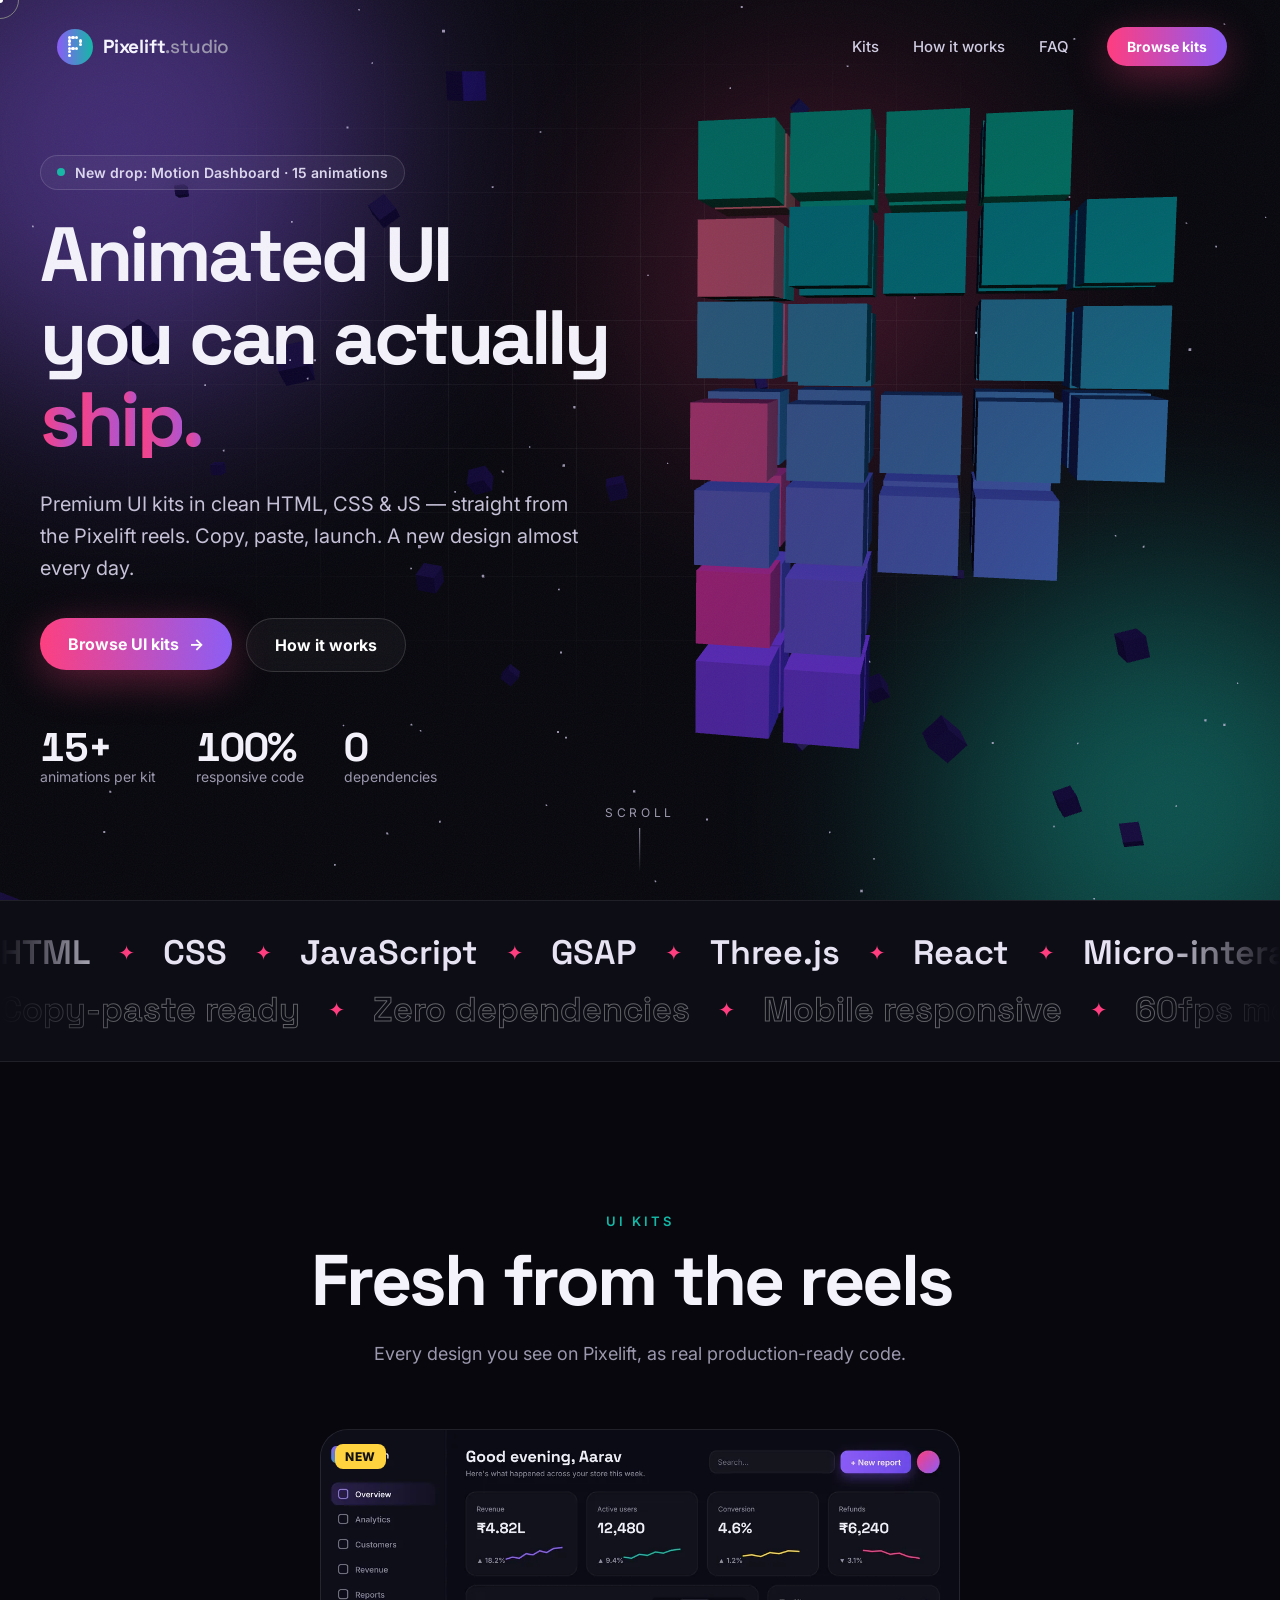
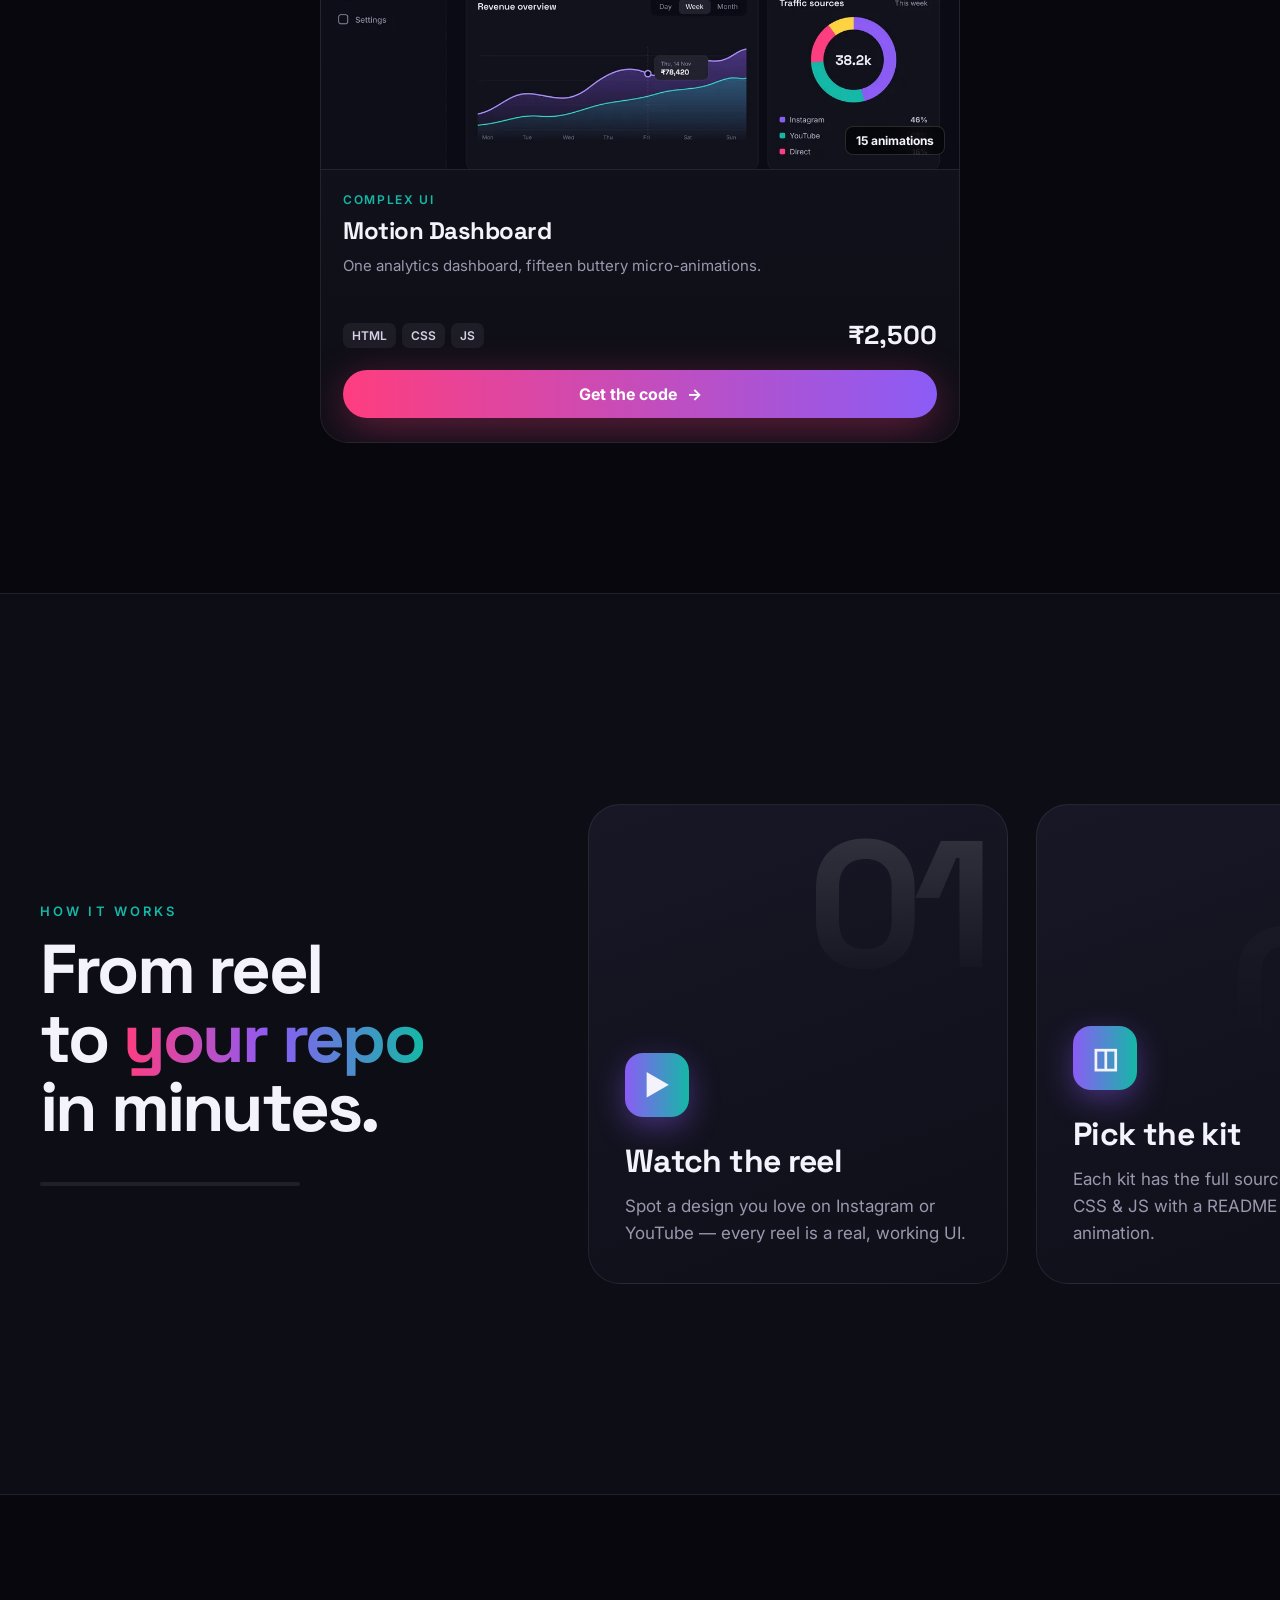
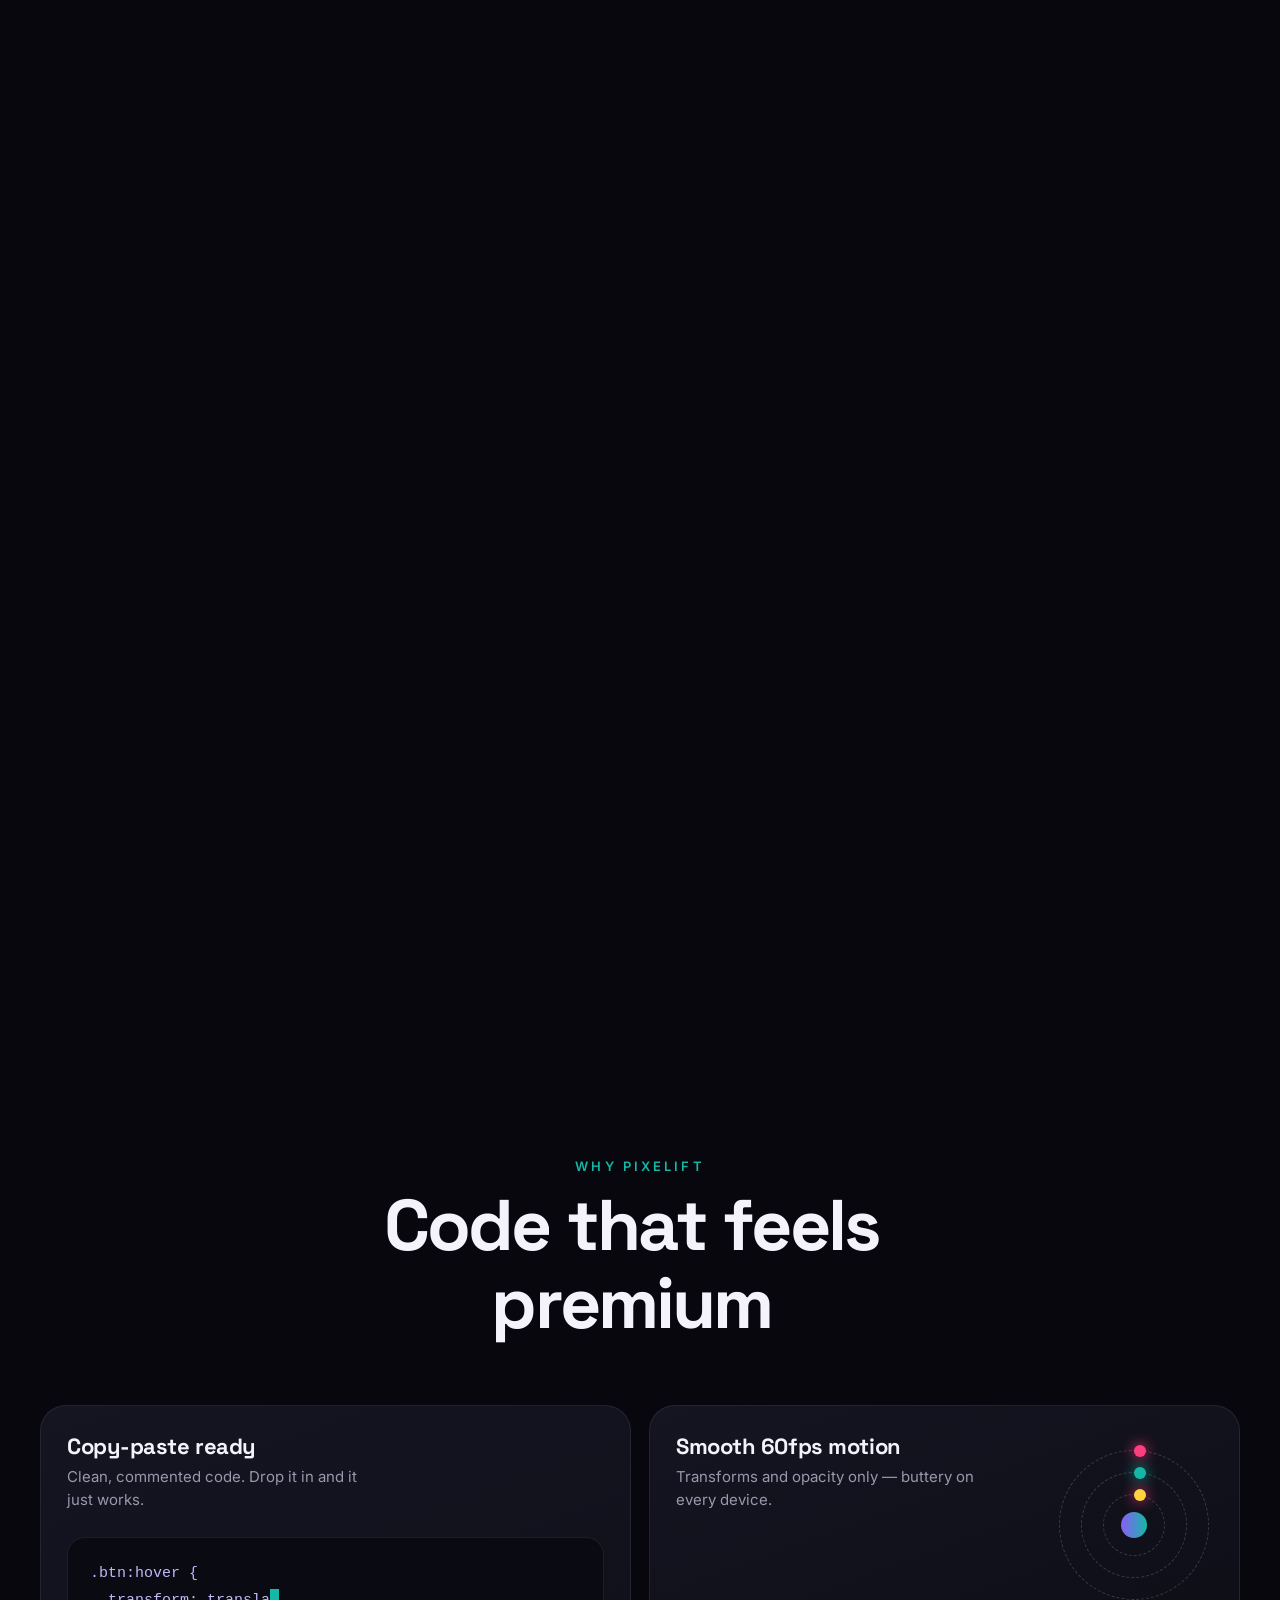
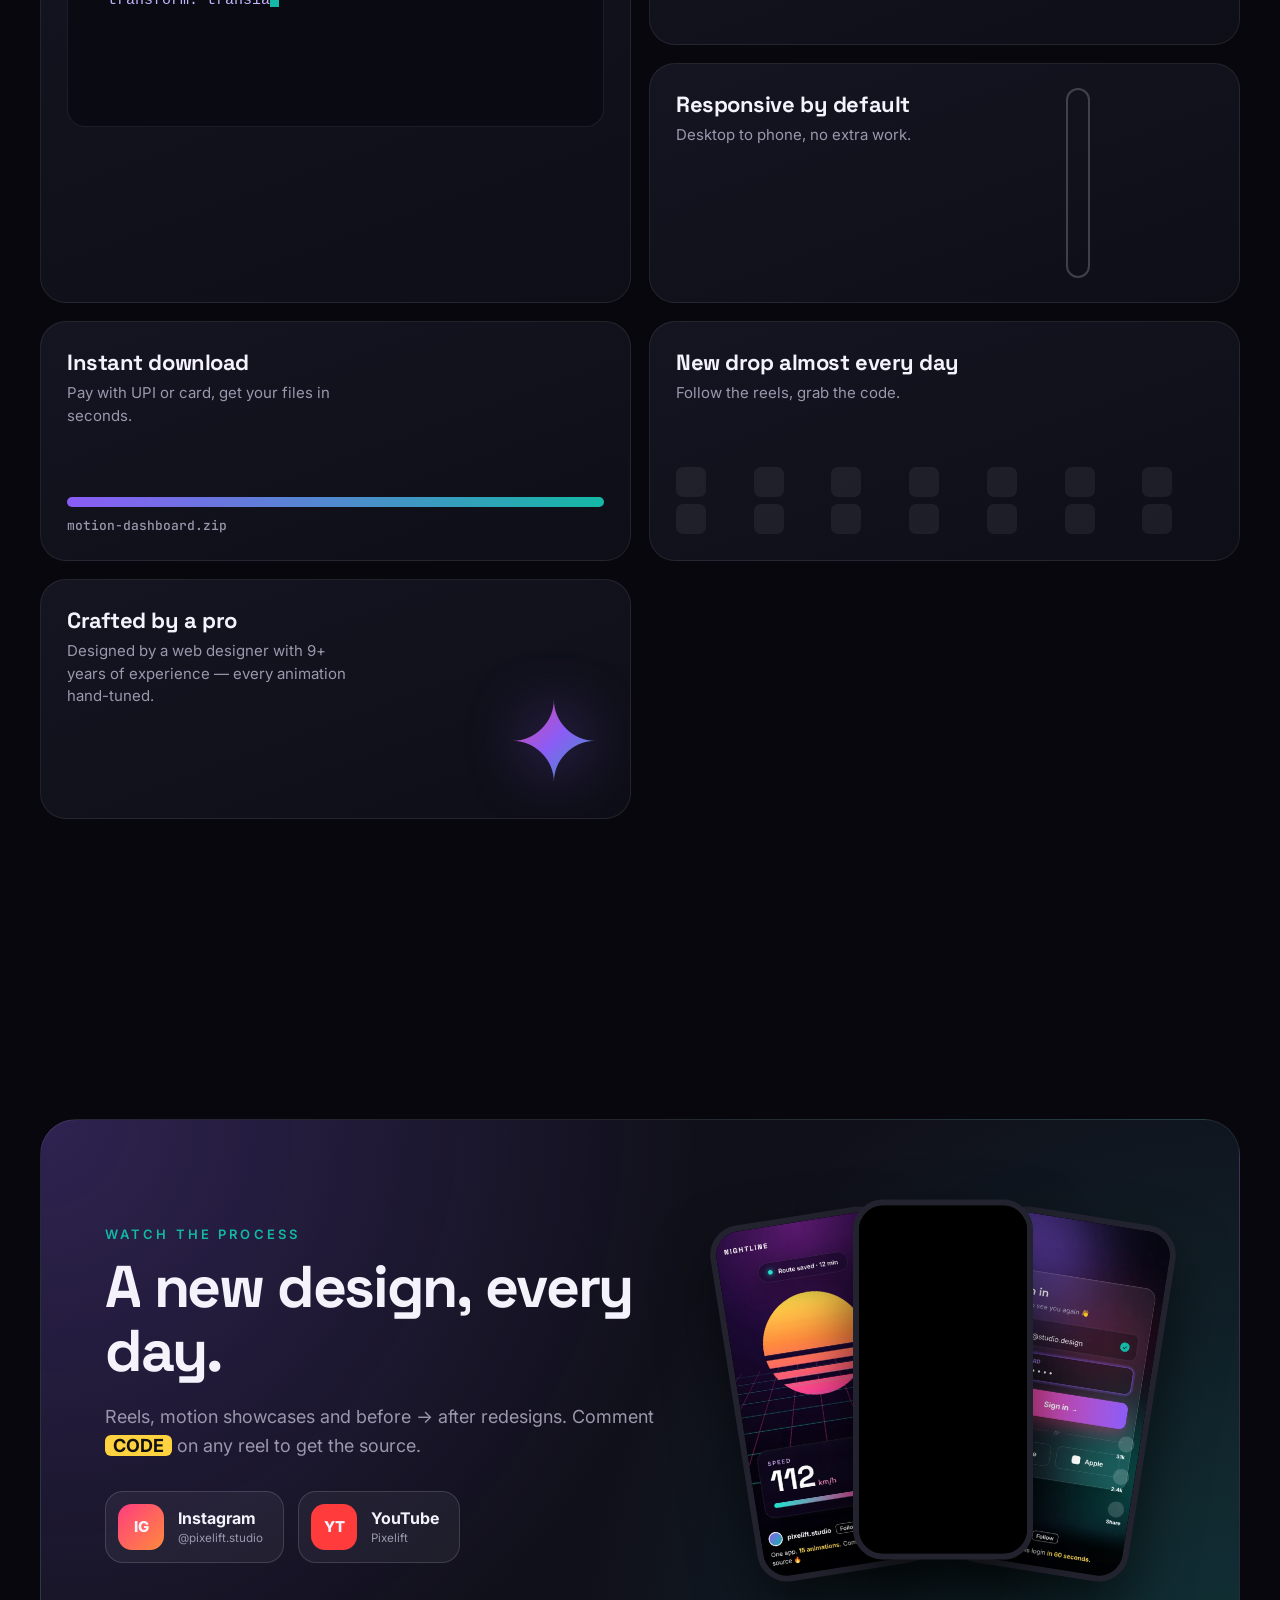
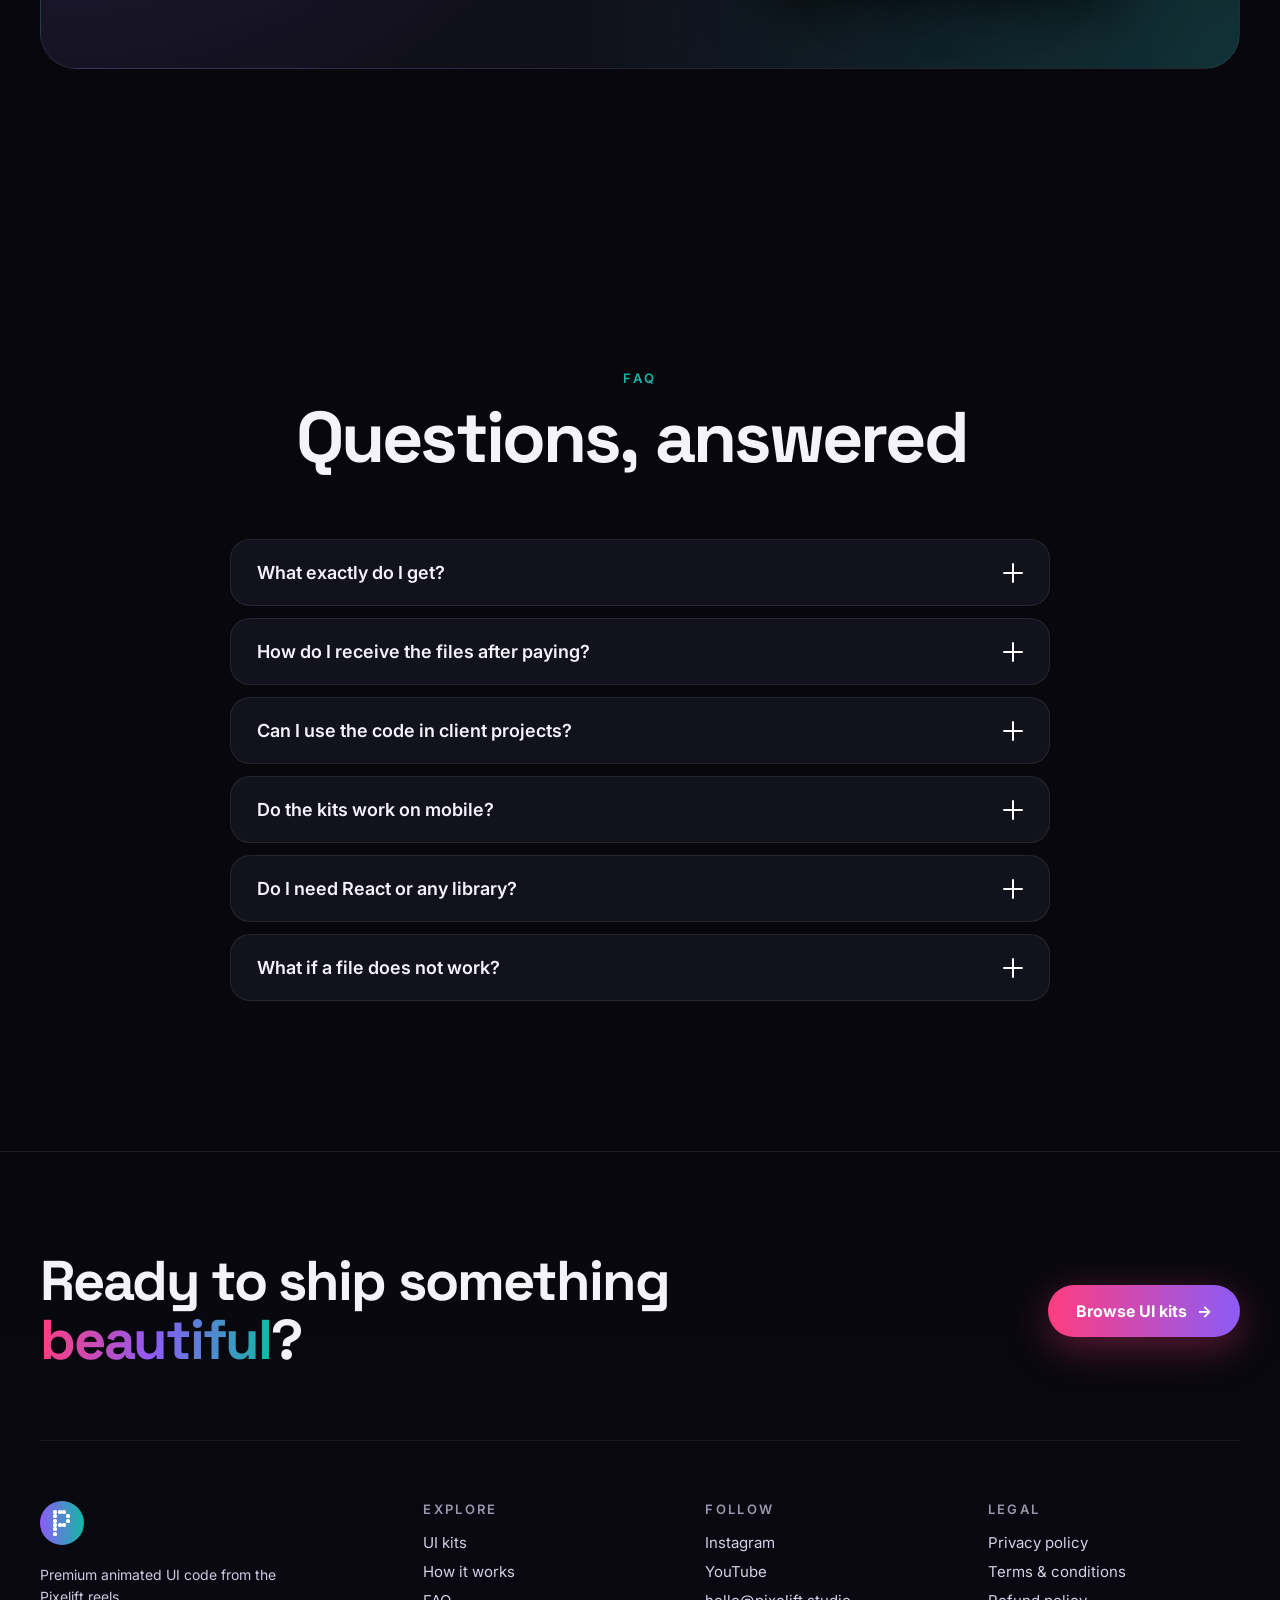
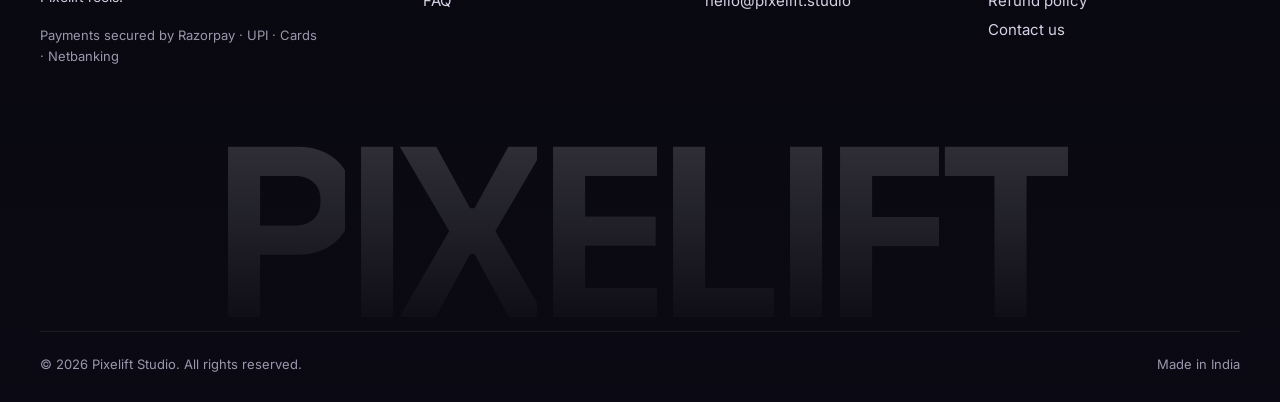
<file: index.html>
<!doctype html>
<html lang="en">
<head>
<meta charset="utf-8">
<meta name="viewport" content="width=device-width,initial-scale=1,viewport-fit=cover">
<title>Pixelift Studio — Animated UI Kits in HTML, CSS & JS</title>
<meta name="description" content="Premium animated UI kits in clean HTML, CSS & JavaScript — animated dashboards and app UIs straight from the Pixelift reels. Copy, paste, launch. Zero dependencies.">
<meta name="keywords" content="animated UI kits, HTML CSS JS templates, UI animations, dashboard template, login page template, micro-interactions, web design, Pixelift">
<meta name="author" content="Pixelift Studio">
<meta name="robots" content="index,follow,max-image-preview:large">
<link rel="canonical" href="https://pixeliftstudio.uk/">
<meta name="theme-color" content="#07070d">
<meta name="color-scheme" content="dark">

<link rel="icon" href="/favicon.ico" sizes="any">
<link rel="icon" href="/favicon.svg" type="image/svg+xml">
<link rel="icon" href="/favicon-32.png" type="image/png" sizes="32x32">
<link rel="apple-touch-icon" href="/apple-touch-icon.png">
<link rel="manifest" href="/site.webmanifest">

<meta property="og:type" content="website">
<meta property="og:site_name" content="Pixelift Studio">
<meta property="og:title" content="Pixelift Studio — Animated UI Kits in HTML, CSS & JS">
<meta property="og:description" content="Premium animated UI kits in clean HTML, CSS & JavaScript — animated dashboards and app UIs straight from the Pixelift reels. Copy, paste, launch. Zero dependencies.">
<meta property="og:url" content="https://pixeliftstudio.uk/">
<meta property="og:image" content="https://pixeliftstudio.uk/assets/img/og-image.jpg">
<meta property="og:image:width" content="1200">
<meta property="og:image:height" content="630">
<meta property="og:image:alt" content="Pixelift Studio — animated UI kits preview">
<meta property="og:locale" content="en_IN">
<meta name="twitter:card" content="summary_large_image">
<meta name="twitter:title" content="Pixelift Studio — Animated UI Kits in HTML, CSS & JS">
<meta name="twitter:description" content="Premium animated UI kits in clean HTML, CSS & JavaScript — animated dashboards and app UIs straight from the Pixelift reels. Copy, paste, launch. Zero dependencies.">
<meta name="twitter:image" content="https://pixeliftstudio.uk/assets/img/og-image.jpg">

<link rel="preconnect" href="https://fonts.googleapis.com">
<link rel="preconnect" href="https://fonts.gstatic.com" crossorigin>
<link href="https://fonts.googleapis.com/css2?family=Inter:wght@400;500;600;700;800&family=Space+Grotesk:wght@500;600;700&family=JetBrains+Mono:wght@500&display=swap" rel="stylesheet">
<style>:root{color-scheme:dark;box-sizing:border-box;padding-top:env(safe-area-inset-top,0px);padding-bottom:env(safe-area-inset-bottom,0px)}html{scroll-padding-top:env(safe-area-inset-top,0px)}html,body{background:#07070d}body{margin:0;padding:0;font:14px -apple-system,BlinkMacSystemFont,sans-serif;color:#f4f2fb}img{max-width:100%}[hidden]:not([hidden=until-found i]){display:none!important}</style>
<link rel="stylesheet" href="./assets/index-DuDXUerz.css">
<script type="application/ld+json">{"@context":"https://schema.org","@graph":[{"@type":"Organization","@id":"https://pixeliftstudio.uk/#org","name":"Pixelift Studio","url":"https://pixeliftstudio.uk/","logo":"https://pixeliftstudio.uk/icon-512.png","email":"hello@pixelift.studio","sameAs":["https://www.instagram.com/pixelift.studio/","https://www.youtube.com/channel/UCeHVDnOLStnqMO1QeQXGOIw"]},{"@type":"WebSite","@id":"https://pixeliftstudio.uk/#website","url":"https://pixeliftstudio.uk/","name":"Pixelift Studio","publisher":{"@id":"https://pixeliftstudio.uk/#org"},"inLanguage":"en"},{"@type":"ItemList","name":"Pixelift UI kits","itemListElement":[{"@type":"ListItem","position":1,"item":{"@type":"Product","name":"Motion Dashboard","brand":{"@type":"Brand","name":"Pixelift Studio"},"offers":{"@type":"Offer","price":"2500","priceCurrency":"INR","availability":"https://schema.org/InStock","url":"https://pixeliftstudio.uk/#kits"},"description":"One analytics dashboard, fifteen buttery micro-animations in HTML, CSS & JS.","image":"https://pixeliftstudio.uk/assets/img/kit-dashboard.webp","creator":{"@id":"https://pixeliftstudio.uk/#org"}}}]},{"@type":"FAQPage","mainEntity":[{"@type":"Question","name":"What exactly do I get?","acceptedAnswer":{"@type":"Answer","text":"A zip with the complete source — HTML, CSS and JavaScript — plus a README that explains every animation and how to customise colours and content."}},{"@type":"Question","name":"How do I receive the files after paying?","acceptedAnswer":{"@type":"Answer","text":"Payments run through Razorpay. As soon as your payment succeeds you get a download link on screen and by email."}},{"@type":"Question","name":"Can I use the code in client projects?","acceptedAnswer":{"@type":"Answer","text":"Yes — use it in your own and client projects. Reselling or redistributing the source code itself is not allowed."}},{"@type":"Question","name":"Do the kits work on mobile?","acceptedAnswer":{"@type":"Answer","text":"Every kit is responsive and respects reduced-motion settings, so it looks great on phones, tablets and desktops."}},{"@type":"Question","name":"Do I need React or any library?","acceptedAnswer":{"@type":"Answer","text":"No. Kits are plain HTML, CSS and JS with zero dependencies. React versions are coming for selected kits."}},{"@type":"Question","name":"What if a file does not work?","acceptedAnswer":{"@type":"Answer","text":"Email us at hello@pixelift.studio and we will help you get it running. See the refund policy for details."}}]}]}</script>
</head>
<body>
<div id="root"></div>
<noscript><h1>Pixelift Studio — Animated UI kits in HTML, CSS &amp; JS</h1><p>Premium animated UI kits in clean HTML, CSS & JavaScript — animated dashboards and app UIs straight from the Pixelift reels. Copy, paste, launch. Zero dependencies.</p><p>Contact: hello@pixelift.studio</p></noscript>
<script>(function(){var c=window.matchMedia&&matchMedia("(pointer: coarse)").matches;window.__pxCoarse=c;if(!c)return;var t=function(e){if(e.pointerType!=="mouse")window.__pxT=performance.now()};addEventListener("pointerdown",t,{passive:true});addEventListener("pointermove",t,{passive:true});if(window.DeviceOrientationEvent&&typeof DeviceOrientationEvent.requestPermission!=="function"){var k=function(v){return Math.max(-1,Math.min(1,v))};addEventListener("deviceorientation",function(e){if(e.gamma==null)return;window.__pxTilt=[k(e.gamma/25)*.8,k((45-(e.beta==null?45:e.beta))/25)*.6];window.__pxTiltT=performance.now()},{passive:true})}})();</script>
<link rel="modulepreload" crossorigin href="./assets/HeroScene-7OhY27SI.js">
<script type="module" crossorigin src="./assets/index-DFwutL8Z.js"></script>
<script defer src="./assets/razorpay.js"></script>
</body>
</html>
</file>
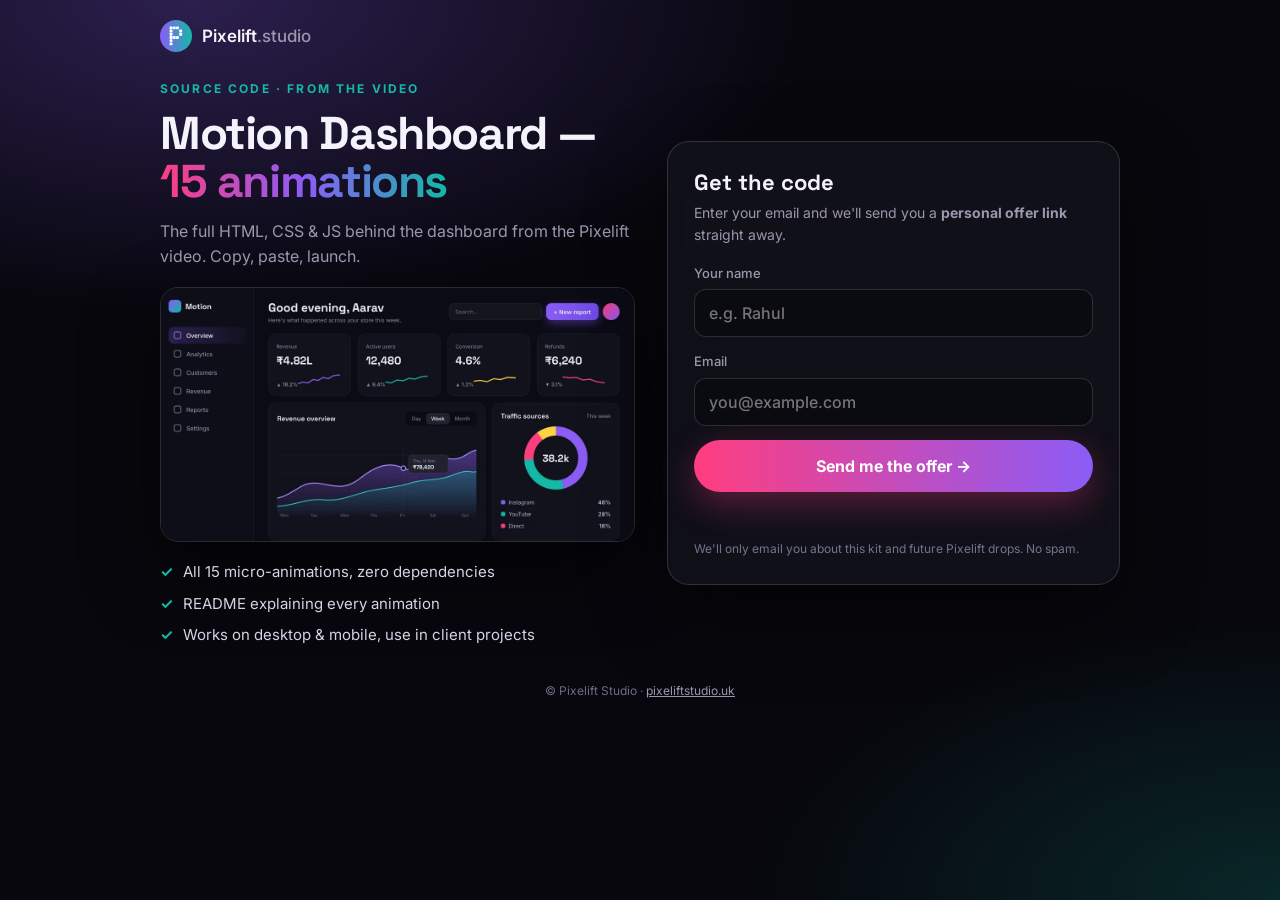
<file: get/index.html>
<!doctype html>
<html lang="en">
<head>
<meta charset="utf-8">
<meta name="viewport" content="width=device-width,initial-scale=1,viewport-fit=cover">
<title>Get the code · Pixelift Studio</title>
<meta name="description" content="Get the full source code for the Pixelift Motion Dashboard — 15 animations in clean HTML, CSS & JS. Enter your email for a personal offer.">
<meta name="robots" content="noindex">
<meta name="theme-color" content="#07070d">
<link rel="icon" href="/favicon.ico" sizes="any">
<link rel="icon" href="/favicon.svg" type="image/svg+xml">
<link rel="apple-touch-icon" href="/apple-touch-icon.png">
<meta property="og:type" content="website">
<meta property="og:title" content="Get the Motion Dashboard code · Pixelift Studio">
<meta property="og:description" content="15 animations in clean HTML, CSS & JS. Enter your email for a personal offer.">
<meta property="og:image" content="https://pixeliftstudio.uk/assets/img/og-image.jpg">
<link rel="preconnect" href="https://fonts.googleapis.com">
<link rel="preconnect" href="https://fonts.gstatic.com" crossorigin>
<link href="https://fonts.googleapis.com/css2?family=Inter:wght@400;500;600;700&family=Space+Grotesk:wght@600;700&display=swap" rel="stylesheet">
<style>
  :root{color-scheme:dark;--bg:#07070d;--panel:#12121c;--line:rgba(255,255,255,.08);--line2:rgba(255,255,255,.14);--text:#f4f2fb;--muted:#9b97ad;--purple:#8b5cf6;--teal:#14b8a6;--pink:#ff3d7f}
  *{box-sizing:border-box}
  html,body{margin:0;background:var(--bg);color:var(--text);font:16px/1.55 Inter,system-ui,sans-serif;-webkit-font-smoothing:antialiased}
  body{min-height:100svh;display:flex;flex-direction:column;align-items:center;padding:max(20px,env(safe-area-inset-top)) 16px 32px;
    background:radial-gradient(70% 50% at 15% 0%,rgba(139,92,246,.28),transparent 70%),radial-gradient(60% 45% at 100% 100%,rgba(20,184,166,.18),transparent 70%),var(--bg)}
  header{width:100%;max-width:960px;display:flex;align-items:center;justify-content:space-between;margin-bottom:28px}
  .brand{display:flex;align-items:center;gap:10px;color:var(--text);text-decoration:none;font-weight:600;font-size:17px}
  .brand b{color:var(--muted);font-weight:500}
  .brand img{width:32px;height:32px}
  main{width:100%;max-width:960px;display:grid;grid-template-columns:1.05fr 1fr;gap:32px;align-items:center}
  .kicker{font-size:12px;letter-spacing:.18em;text-transform:uppercase;color:var(--teal);font-weight:700}
  h1{font:700 clamp(30px,5vw,46px)/1.05 "Space Grotesk",Inter,sans-serif;letter-spacing:-.03em;margin:10px 0 14px}
  h1 span{background:linear-gradient(90deg,var(--pink),var(--purple),var(--teal));-webkit-background-clip:text;background-clip:text;color:transparent}
  .lead{color:var(--muted);margin:0 0 18px;font-size:16px}
  .shot{border-radius:18px;overflow:hidden;border:1px solid var(--line2);box-shadow:0 30px 70px rgba(0,0,0,.5)}
  .shot img{display:block;width:100%;height:auto}
  ul{list-style:none;padding:0;margin:18px 0 0;display:grid;gap:8px;color:#d6d3e4;font-size:15px}
  li::before{content:"✓";color:var(--teal);font-weight:700;margin-right:10px}
  .card{background:rgba(18,18,28,.85);border:1px solid var(--line2);border-radius:22px;padding:26px;backdrop-filter:blur(12px);box-shadow:0 30px 80px rgba(0,0,0,.45)}
  .card h2{font:700 22px "Space Grotesk",Inter,sans-serif;margin:0 0 6px}
  .card p.sub{color:var(--muted);margin:0 0 18px;font-size:14px}
  label{display:block;font-size:13px;color:var(--muted);margin:0 0 6px;font-weight:500}
  input{width:100%;height:48px;border-radius:12px;border:1px solid var(--line2);background:rgba(0,0,0,.3);color:var(--text);padding:0 14px;font:500 16px Inter,system-ui,sans-serif;margin-bottom:14px}
  input:focus{outline:none;border-color:var(--purple);box-shadow:0 0 0 3px rgba(139,92,246,.25)}
  .hp{position:absolute;left:-9999px;width:1px;height:1px;opacity:0}
  button{width:100%;height:52px;border:0;border-radius:99px;cursor:pointer;color:#fff;font:700 16px Inter,system-ui,sans-serif;background:linear-gradient(90deg,var(--pink),var(--purple));box-shadow:0 12px 34px rgba(255,61,127,.32)}
  button[disabled]{opacity:.6;cursor:wait}
  .msg{min-height:22px;margin:12px 0 0;font-size:14px}
  .msg.err{color:#ff6b95}
  .fine{margin:14px 0 0;font-size:12px;color:#77738e}
  .done{text-align:center;padding:10px 0}
  .done .big{font-size:42px;line-height:1;margin-bottom:10px}
  .done h2{margin-bottom:8px}
  .done p{color:var(--muted);margin:0 0 10px;font-size:15px}
  .done b{color:var(--text)}
  footer{margin-top:36px;font-size:12px;color:#6e6a85}
  footer a{color:#9b97ad}
  @media (max-width:820px){main{grid-template-columns:1fr;gap:22px}.info{order:2}.card{order:1}h1{margin-top:6px}}
</style>
</head>
<body>
<header>
  <a class="brand" href="/"><img src="/favicon.svg" alt="" width="32" height="32"><span>Pixelift<b>.studio</b></span></a>
</header>

<main>
  <section class="info">
    <div class="kicker">Source code · from the video</div>
    <h1>Motion Dashboard — <span>15 animations</span></h1>
    <p class="lead">The full HTML, CSS &amp; JS behind the dashboard from the Pixelift video. Copy, paste, launch.</p>
    <div class="shot"><img src="/assets/img/kit-dashboard.webp" alt="Motion Dashboard preview" width="1120" height="600"></div>
    <ul>
      <li>All 15 micro-animations, zero dependencies</li>
      <li>README explaining every animation</li>
      <li>Works on desktop &amp; mobile, use in client projects</li>
    </ul>
  </section>

  <section class="card" id="card">
    <form id="f" novalidate>
      <h2>Get the code</h2>
      <p class="sub">Enter your email and we'll send you a <b>personal offer link</b> straight away.</p>
      <label for="name">Your name</label>
      <input id="name" name="name" autocomplete="name" placeholder="e.g. Rahul" required>
      <label for="email">Email</label>
      <input id="email" name="email" type="email" autocomplete="email" inputmode="email" placeholder="you@example.com" required>
      <input class="hp" name="website" tabindex="-1" autocomplete="off" aria-hidden="true">
      <button id="go" type="submit">Send me the offer →</button>
      <p class="msg" id="msg" role="status" aria-live="polite"></p>
      <p class="fine">We'll only email you about this kit and future Pixelift drops. No spam.</p>
    </form>
  </section>
</main>

<footer>© Pixelift Studio · <a href="/">pixeliftstudio.uk</a></footer>

<script>
(function () {
  var f = document.getElementById("f"), go = document.getElementById("go"), msg = document.getElementById("msg");
  var src = (new URLSearchParams(location.search).get("src") || "direct").replace(/[^a-z0-9_-]/gi, "").slice(0, 30);
  try { var s = JSON.parse(localStorage.getItem("px_buyer") || "{}"); if (s.name) f.name.value = s.name; if (s.email) f.email.value = s.email; } catch (e) {}
  f.addEventListener("input", function () { msg.textContent = ""; msg.className = "msg"; });
  f.addEventListener("submit", function (e) {
    e.preventDefault();
    var name = f.name.value.trim(), email = f.email.value.trim();
    if (!name) return show("Please enter your name.", f.name);
    if (!/^[^\s@]+@[^\s@]+\.[^\s@]{2,}$/.test(email)) return show("Please enter a valid email.", f.email);
    go.disabled = true; go.textContent = "Sending…";
    try { localStorage.setItem("px_buyer", JSON.stringify({ name: name, email: email })); } catch (e) {}
    fetch("/api/lead", { method: "POST", headers: { "Content-Type": "application/json" }, body: JSON.stringify({ name: name, email: email, src: src, website: f.website.value }) })
      .then(function (r) { return r.json().then(function (d) { return { ok: r.ok && d.ok, d: d }; }); })
      .then(function (r) {
        if (!r.ok) throw new Error((r.d && r.d.error) || "Something went wrong. Please try again.");
        document.getElementById("card").innerHTML =
          '<div class="done"><div class="big">📩</div><h2>Check your inbox</h2>' +
          "<p>We've sent your personal offer link to <b>" + esc(email) + "</b>.</p>" +
          "<p>It works for " + (r.d.hours || 48) + " hours. If you don't see it in a minute, check <b>Spam</b> or <b>Promotions</b>.</p></div>";
      })
      .catch(function (err) { go.disabled = false; go.textContent = "Send me the offer →"; show(err.message || "Something went wrong. Please try again."); });
  });
  function show(t, el) { msg.textContent = t; msg.className = "msg err"; if (el) el.focus(); }
  function esc(s) { return String(s).replace(/[&<>"]/g, function (c) { return { "&": "&amp;", "<": "&lt;", ">": "&gt;", '"': "&quot;" }[c]; }); }
})();
</script>
</body>
</html>
</file>
<file: assets/index-DuDXUerz.css>
:root{--bg:#07070d;--bg2:#0d0d16;--panel:#12121c;--line:rgba(255,255,255,.08);--line2:rgba(255,255,255,.14);--text:#f4f2fb;--muted:#9b97ad;--purple:#8b5cf6;--teal:#14b8a6;--pink:#ff3d7f;--yellow:#ffd23f;--grad:linear-gradient(90deg,#8b5cf6,#14b8a6);--grad2:linear-gradient(90deg,#ff3d7f,#8b5cf6,#14b8a6);--display:"Space Grotesk",Inter,system-ui,sans-serif;--ease:cubic-bezier(.22,1,.36,1)}*{box-sizing:border-box;margin:0;padding:0}html{background:var(--bg)}body{font-family:Inter,system-ui,sans-serif;color:var(--text);background:var(--bg);overflow-x:hidden;-webkit-font-smoothing:antialiased}a{color:inherit;text-decoration:none}button{font:inherit;color:inherit;background:none;border:0;cursor:pointer}img,svg,canvas{display:block}.container{width:min(1200px,100% - 32px);margin-inline:auto}.grad{background:var(--grad2);-webkit-background-clip:text;background-clip:text;color:transparent}.hl{background:var(--yellow);color:#111;padding:0 8px;border-radius:6px}.muted{color:var(--muted)}::selection{background:var(--purple);color:#fff}.noise{position:fixed;top:0;right:0;bottom:0;left:0;pointer-events:none;z-index:90;opacity:.05;background-image:url("data:image/svg+xml,%3Csvg xmlns='http://www.w3.org/2000/svg' width='160' height='160'%3E%3Cfilter id='n'%3E%3CfeTurbulence type='fractalNoise' baseFrequency='.9' numOctaves='3'/%3E%3C/filter%3E%3Crect width='100%25' height='100%25' filter='url(%23n)'/%3E%3C/svg%3E")}.c-dot,.c-ring{position:fixed;left:0;top:0;pointer-events:none;z-index:200;border-radius:50%;transform:translate(-50%,-50%);display:none}.has-cursor .c-dot,.has-cursor .c-ring{display:block}.c-dot{width:6px;height:6px;background:#fff;margin:-3px 0 0 -3px;transform:none}.c-ring{width:38px;height:38px;margin:-19px 0 0 -19px;transform:none;border:1.5px solid rgba(255,255,255,.5);transition:width .3s var(--ease),height .3s var(--ease),margin .3s var(--ease),background .3s,border-color .3s;mix-blend-mode:difference}.c-ring.hover{width:70px;height:70px;margin:-35px 0 0 -35px;background:#fff;border-color:#fff}.loader{position:fixed;top:0;right:0;bottom:0;left:0;z-index:300;background:var(--bg);display:grid;place-items:center;clip-path:inset(0 0 0 0)}.ld-inner{display:flex;flex-direction:column;align-items:center;gap:22px}.ld-logo{display:grid;grid-template-columns:repeat(4,18px);grid-template-rows:repeat(6,18px);gap:4px;padding:26px 30px;border-radius:50%;background:var(--grad);width:150px;height:150px;place-content:center}.ld-px{display:block;background:#fff;border-radius:3px}.ld-count{font:700 64px/1 var(--display);font-variant-numeric:tabular-nums;letter-spacing:-.03em}.ld-name{font:600 13px Inter;letter-spacing:.4em;color:var(--muted)}.magnetic{display:inline-block}.btn{position:relative;display:inline-flex;align-items:center;gap:10px;padding:16px 28px;border-radius:99px;font-weight:700;font-size:16px;color:#fff;background:linear-gradient(90deg,var(--pink),var(--purple));box-shadow:0 10px 40px #ff3d7f59;overflow:hidden;isolation:isolate;transition:box-shadow .4s}.btn:before{content:"";position:absolute;top:0;right:0;bottom:0;left:0;background:linear-gradient(90deg,var(--purple),var(--teal));opacity:0;transition:opacity .4s;z-index:-1}.btn:hover:before{opacity:1}.btn:hover{box-shadow:0 14px 50px #14b8a666}.btn .arr{display:inline-block;transition:transform .4s var(--ease)}.btn:hover .arr{transform:translate(5px)}.btn-ghost{background:#ffffff0a;border:1px solid var(--line2);box-shadow:none;-webkit-backdrop-filter:blur(10px);backdrop-filter:blur(10px)}.btn-ghost:before{background:#ffffff1a}.btn-sm{padding:11px 20px;font-size:14px}.btn-block{width:100%;justify-content:center}.nav{position:fixed;top:16px;left:50%;translate:-50% 0;width:min(1200px,calc(100% - 32px));z-index:100;display:flex;align-items:center;gap:24px;padding:10px 12px 10px 16px;border-radius:99px;border:1px solid transparent;transition:background .4s,border-color .4s,backdrop-filter .4s}.nav.scrolled{background:#0d0d16b3;border-color:var(--line);-webkit-backdrop-filter:blur(16px);backdrop-filter:blur(16px)}.brand{display:flex;align-items:center;gap:10px;font:700 19px var(--display);margin-right:auto;letter-spacing:-.01em}.brand b{color:var(--muted);font-weight:500}.logo-mark{position:relative;display:inline-block;border-radius:50%;background:var(--grad);flex-shrink:0}.logo-mark i{position:absolute;background:#fff;border-radius:1.5px}.nav-links{display:flex;gap:6px}.nav-links a{padding:8px 14px;border-radius:99px;font-size:15px;font-weight:500;color:#cfcbe0;display:block}.nav-links .nl{display:block;overflow:hidden;height:22px;line-height:22px}.nav-links .nl span{display:block;position:relative;transition:transform .45s var(--ease)}.nav-links .nl span:after{content:attr(data-text);position:absolute;left:0;top:100%;color:#fff}.nav-links a:hover .nl span{transform:translateY(-100%)}.burger{display:none;width:44px;height:44px;border-radius:50%;background:#ffffff0f;position:relative}.burger i{position:absolute;left:13px;right:13px;height:2px;background:#fff;border-radius:2px;transition:transform .4s var(--ease)}.burger i:first-child{top:17px}.burger i:last-child{top:25px}.nav.open .burger i:first-child{transform:translateY(4px) rotate(45deg)}.nav.open .burger i:last-child{transform:translateY(-4px) rotate(-45deg)}.hero{position:relative;min-height:100svh;display:flex;align-items:center;overflow:hidden;padding:120px 0 80px}.hero-bg{position:absolute;top:0;right:0;bottom:0;left:0;z-index:0}.orb{position:absolute;border-radius:50%;filter:blur(110px);opacity:.45;animation:orb 16s ease-in-out infinite alternate}.o1{width:520px;height:520px;background:var(--purple);left:-140px;top:-120px}.o2{width:460px;height:460px;background:var(--teal);right:-120px;bottom:-140px;animation-delay:-5s}.o3{width:360px;height:360px;background:var(--pink);right:22%;top:10%;opacity:.25;animation-delay:-9s}@keyframes orb{to{transform:translate(60px,40px) scale(1.15)}}.grid-bg{position:absolute;top:0;right:0;bottom:0;left:0;background-image:linear-gradient(rgba(255,255,255,.045) 1px,transparent 1px),linear-gradient(90deg,rgba(255,255,255,.045) 1px,transparent 1px);background-size:64px 64px;-webkit-mask-image:radial-gradient(ellipse 70% 60% at 50% 40%,#000 20%,transparent 75%);mask-image:radial-gradient(ellipse 70% 60% at 50% 40%,#000 20%,transparent 75%)}.hero-canvas{position:absolute!important;top:0;right:0;bottom:0;left:0;z-index:1}.hero-content{position:relative;z-index:2;pointer-events:none}.hero-content a,.hero-content button{pointer-events:auto}.eyebrow{display:inline-flex;align-items:center;gap:10px;padding:8px 16px;border-radius:99px;border:1px solid var(--line2);background:#ffffff0a;-webkit-backdrop-filter:blur(10px);backdrop-filter:blur(10px);font-size:14px;font-weight:600;color:#ddd8ee}.pulse{width:8px;height:8px;border-radius:50%;background:var(--teal);box-shadow:0 0 #14b8a6b3;animation:pulse 1.8s infinite}@keyframes pulse{70%{box-shadow:0 0 0 10px #14b8a600}to{box-shadow:0 0 #14b8a600}}.hero h1{font:700 clamp(36px,6vw,80px)/1 var(--display);letter-spacing:-.045em;margin:26px 0 24px;max-width:780px}.hero h1 .line{display:block}.word{display:inline-block;overflow:hidden;vertical-align:top;padding-bottom:.08em;margin-right:.24em}.char{display:inline-block}.hero h1 .grad .char{background:var(--grad2);background-size:300% 100%;-webkit-background-clip:text;background-clip:text;color:transparent}.lead{font-size:clamp(17px,1.6vw,20px);line-height:1.6;color:#c6c1d8;max-width:540px}.hero-ctas{display:flex;flex-wrap:wrap;gap:14px;margin-top:34px}.stats{display:flex;gap:40px;margin-top:56px}.stat b{display:block;font:700 40px/1 var(--display);letter-spacing:-.03em;font-variant-numeric:tabular-nums}.stat span{font-size:14px;color:var(--muted)}.scroll-hint{position:absolute;bottom:28px;left:50%;translate:-50% 0;z-index:2;display:flex;flex-direction:column;align-items:center;gap:8px;font-size:12px;letter-spacing:.3em;text-transform:uppercase;color:var(--muted)}.scroll-hint i{width:1px;height:44px;background:linear-gradient(var(--muted),transparent);animation:sh 1.8s infinite}@keyframes sh{0%{transform:scaleY(0);transform-origin:top}50%{transform:scaleY(1);transform-origin:top}51%{transform-origin:bottom}to{transform:scaleY(0);transform-origin:bottom}}.marquee{padding:30px 0;border-block:1px solid var(--line);background:var(--bg2);overflow:hidden;display:flex;flex-direction:column;gap:14px}.mq-row{overflow:hidden;-webkit-mask-image:linear-gradient(90deg,transparent,#000 10%,#000 90%,transparent)}.mq-track{display:flex;width:max-content;animation:mq 40s linear infinite}.mq-row.rev .mq-track{animation-direction:reverse;animation-duration:46s}.mq-item{display:flex;align-items:center;gap:28px;padding-right:28px;font:600 clamp(22px,3vw,34px) var(--display);white-space:nowrap;color:#e7e3f3}.mq-row.rev .mq-item{color:transparent;-webkit-text-stroke:1px rgba(255,255,255,.35)}.mq-item i{font-style:normal;color:var(--pink);-webkit-text-stroke:0;font-size:.6em}@keyframes mq{to{transform:translate(-33.333%)}}.section{padding:clamp(90px,12vw,150px) 0}.sec-head{text-align:center;max-width:760px;margin:0 auto 60px}.kicker{display:inline-block;font:600 13px Inter;letter-spacing:.24em;text-transform:uppercase;color:var(--teal);margin-bottom:16px}.sec-title{font:700 clamp(36px,5.6vw,72px)/1 var(--display);letter-spacing:-.04em}.sec-sub{margin-top:18px;color:var(--muted);font-size:18px;line-height:1.6}.cards{display:grid;grid-template-columns:repeat(auto-fit,minmax(260px,1fr));gap:22px}.card{position:relative;border-radius:28px;background:linear-gradient(180deg,#14141f,#0e0e17);border:1px solid var(--line);overflow:hidden;transform-style:preserve-3d;will-change:transform}.card-glare{position:absolute;top:0;right:0;bottom:0;left:0;z-index:3;pointer-events:none;background:radial-gradient(400px circle at var(--gx,50%) var(--gy,0%),rgba(255,255,255,.1),transparent 45%);opacity:0;transition:opacity .4s}.card:hover .card-glare{opacity:1}.card:after{content:"";position:absolute;top:0;right:0;bottom:0;left:0;border-radius:inherit;padding:1px;background:linear-gradient(140deg,rgba(139,92,246,.7),transparent 40%,transparent 60%,rgba(20,184,166,.7));-webkit-mask:linear-gradient(#000 0 0) content-box,linear-gradient(#000 0 0);-webkit-mask-composite:xor;mask-composite:exclude;opacity:0;transition:opacity .4s;pointer-events:none}.card:hover:after{opacity:1}.card-media{position:relative;height:210px;overflow:hidden;border-bottom:1px solid var(--line)}.badge-new{position:absolute;top:14px;left:14px;z-index:2;background:var(--yellow);color:#111;font:800 12px Inter;padding:5px 10px;border-radius:8px;letter-spacing:.06em}.badge-count{position:absolute;bottom:14px;right:14px;z-index:2;background:#0009;-webkit-backdrop-filter:blur(8px);backdrop-filter:blur(8px);font:700 12px Inter;padding:6px 10px;border-radius:8px;border:1px solid var(--line2)}.card-body{padding:22px 22px 24px}.card-tag{font:600 12px Inter;letter-spacing:.14em;text-transform:uppercase;color:var(--teal)}.card h3{font:700 24px var(--display);letter-spacing:-.02em;margin:8px 0}.card p{color:var(--muted);font-size:15px;line-height:1.55;min-height:46px}.card-foot{display:flex;align-items:center;justify-content:space-between;margin:18px 0}.chips{display:flex;gap:6px}.chips span{font:600 12px Inter;padding:5px 9px;border-radius:7px;background:#ffffff0f;color:#d6d1e6}.price{font:700 26px var(--display)}.btn-card{width:100%;justify-content:center;padding:14px}.art{position:absolute;top:0;right:0;bottom:0;left:0;transition:transform .8s var(--ease)}.card:hover .art{transform:scale(1.06)}.art-sunset{background:linear-gradient(180deg,#0b0420,#3a0d4f 55%,#ff5a7a)}.art-sunset .sun{position:absolute;left:50%;top:36px;width:130px;height:130px;margin-left:-65px;border-radius:50%;background:linear-gradient(#ffe14d,#ff8a3d,#ff3d9a);-webkit-mask:linear-gradient(#000 58%,transparent 58% 63%,#000 63% 72%,transparent 72% 77%,#000 77% 85%,transparent 85% 90%,#000 90%);mask:linear-gradient(#000 58%,transparent 58% 63%,#000 63% 72%,transparent 72% 77%,#000 77% 85%,transparent 85% 90%,#000 90%);box-shadow:0 0 60px #ff3d9a;animation:sunrise 4s ease-in-out infinite alternate}@keyframes sunrise{to{transform:translateY(-10px)}}.art-sunset .sea{position:absolute;left:0;right:0;bottom:0;height:60px;background:repeating-linear-gradient(#1ee3cf66 0 2px,transparent 2px 10px),linear-gradient(#14304a,#0b0420)}.art-sunset .hud{position:absolute;left:16px;top:16px;padding:8px 12px;border-radius:12px;background:#00000073;border:1px solid rgba(255,255,255,.15)}.art-sunset .hud b{font:800 22px Inter}.art-sunset .hud small{font-size:11px;color:#d8c9f0;margin-left:4px}.art-dash{background:#0f1020;display:flex;gap:10px;padding:18px}.d-side{width:46px;border-radius:12px;background:#ffffff0d}.d-main{flex:1;display:flex;flex-direction:column;gap:10px}.d-kpis{display:flex;gap:8px}.d-kpis i{flex:1;height:40px;border-radius:10px;background:#8b5cf62e}.d-kpis i:nth-child(2){background:#14b8a62e}.d-bars{flex:1;display:flex;align-items:flex-end;gap:7px;padding:10px;border-radius:12px;background:#ffffff0a}.d-bars i{flex:1;height:var(--h);border-radius:5px 5px 2px 2px;background:linear-gradient(var(--purple),var(--teal));transform-origin:bottom;animation:bar 2.4s var(--d) ease-in-out infinite}@keyframes bar{50%{transform:scaleY(.55)}}.art-login{background:radial-gradient(circle at 30% 20%,#8b5cf655,transparent 50%),radial-gradient(circle at 80% 90%,#14b8a655,transparent 50%),#0d0d18;display:grid;place-items:center}.l-card{width:160px;padding:16px;border-radius:18px;background:#ffffff12;border:1px solid rgba(255,255,255,.14);-webkit-backdrop-filter:blur(10px);backdrop-filter:blur(10px);display:flex;flex-direction:column;gap:9px;align-items:center;animation:float 4s ease-in-out infinite}.l-av{width:36px;height:36px;border-radius:50%;background:var(--grad)}.l-card i{width:100%;height:18px;border-radius:7px;background:#ffffff1a}.l-card b{width:100%;text-align:center;font:700 12px Inter;padding:7px;border-radius:8px;background:linear-gradient(90deg,var(--pink),var(--purple))}@keyframes float{50%{transform:translateY(-8px)}}.art-shop{background:#100f1a;display:flex;align-items:center;justify-content:center;gap:10px;padding:16px}.s-card{width:74px;padding:7px;border-radius:12px;background:#ffffff0f;display:flex;flex-direction:column;gap:6px;animation:float 3s var(--d) ease-in-out infinite}.s-card i{height:64px;border-radius:8px;background:linear-gradient(135deg,#ff3d7f55,#8b5cf655)}.s-card:nth-child(2) i{background:linear-gradient(135deg,#14b8a655,#2d7bff55)}.s-card span{height:8px;border-radius:4px;background:#ffffff1f}.s-card b{height:16px;border-radius:5px;background:var(--teal);opacity:.8}.s-cart{position:absolute;top:14px;right:14px;width:38px;height:38px;border-radius:12px;background:#ffffff14;display:grid;place-items:center;font-size:18px}.s-cart em{position:absolute;top:-6px;right:-6px;width:18px;height:18px;border-radius:50%;background:var(--pink);font:800 10px Inter;font-style:normal;display:grid;place-items:center}.how{position:relative;overflow:hidden;background:var(--bg2);border-block:1px solid var(--line)}.how-track{display:flex;align-items:center;gap:28px;padding:0 max(16px,calc((100vw - 1200px)/2));height:100svh;width:max-content}.how-intro{width:min(520px,80vw);flex-shrink:0;padding-right:40px}.how-intro .sec-title{font-size:clamp(40px,5.4vw,76px)}.how-progress{margin-top:40px;width:260px;height:4px;border-radius:4px;background:#ffffff14;overflow:hidden}.how-progress i{display:block;height:100%;background:var(--grad);transform:scaleX(0);transform-origin:left}.step{position:relative;flex-shrink:0;width:min(420px,80vw);height:min(480px,62vh);border-radius:32px;padding:36px;background:linear-gradient(160deg,#171726,#0f0f19);border:1px solid var(--line);display:flex;flex-direction:column;justify-content:flex-end;overflow:hidden}.step-n{position:absolute;top:10px;right:24px;font:700 180px/1 var(--display);letter-spacing:-.06em;background:linear-gradient(180deg,rgba(255,255,255,.14),transparent);-webkit-background-clip:text;background-clip:text;color:transparent}.step-ic{width:64px;height:64px;border-radius:18px;display:grid;place-items:center;font:700 28px Inter;background:var(--grad);margin-bottom:24px;box-shadow:0 10px 30px #8b5cf666}.step h3{font:700 32px var(--display);letter-spacing:-.02em}.step p{margin-top:12px;color:var(--muted);font-size:17px;line-height:1.6}.bento{display:grid;grid-template-columns:repeat(6,1fr);grid-auto-rows:240px;gap:18px}.tile{position:relative;border-radius:26px;padding:26px;background:linear-gradient(160deg,#151522,#0e0e17);border:1px solid var(--line);overflow:hidden;transition:border-color .4s,transform .5s var(--ease)}.tile:hover{border-color:var(--line2);transform:translateY(-4px)}.tile h3{font:700 22px var(--display);letter-spacing:-.02em;position:relative;z-index:1}.tile p{color:var(--muted);font-size:15px;line-height:1.5;margin-top:6px;max-width:300px;position:relative;z-index:1}.t-code{grid-column:span 3;grid-row:span 2}.t-motion{grid-column:span 3}.t-resp{grid-column:span 2}.t-dl{grid-column:span 1;grid-column:span 2}.t-daily,.t-claude{grid-column:span 2}.t-dl,.t-daily,.t-resp,.t-claude{grid-column:span 3}.code{margin-top:26px;padding:22px;border-radius:18px;background:#0a0a12;border:1px solid var(--line);font:500 15px/1.7 JetBrains Mono,monospace;color:#c4b5fd;white-space:pre-wrap;min-height:190px}.caret{display:inline-block;width:9px;height:18px;background:var(--teal);vertical-align:-3px;animation:blink 1s steps(1) infinite}@keyframes blink{50%{opacity:0}}.orbit{position:absolute;right:30px;top:50%;width:150px;height:150px;margin-top:-75px}.orbit i{position:absolute;top:0;right:0;bottom:0;left:0;border:1px dashed rgba(255,255,255,.18);border-radius:50%;animation:spin 8s linear infinite}.orbit i:nth-child(2){top:22px;right:22px;bottom:22px;left:22px;animation-duration:5s;animation-direction:reverse}.orbit i:nth-child(3){top:44px;right:44px;bottom:44px;left:44px;animation-duration:3s}.orbit i:after{content:"";position:absolute;top:-6px;left:50%;width:12px;height:12px;border-radius:50%;background:var(--pink);box-shadow:0 0 14px var(--pink)}.orbit i:nth-child(2):after{background:var(--teal);box-shadow:0 0 14px var(--teal)}.orbit i:nth-child(3):after{background:var(--yellow)}.orbit b{position:absolute;top:62px;right:62px;bottom:62px;left:62px;border-radius:50%;background:var(--grad)}@keyframes spin{to{transform:rotate(360deg)}}.resp{position:absolute;right:26px;bottom:24px;top:24px;width:46%;display:flex;align-items:center;justify-content:center}.resp-box{height:100%;border-radius:14px;border:2px solid rgba(255,255,255,.2);padding:10px;display:flex;flex-direction:column;gap:7px;animation:resp 4s var(--ease) infinite}.resp-box i{flex:1;border-radius:6px;background:#8b5cf640}.resp-box i:nth-child(2){background:#14b8a640}@keyframes resp{0%,to{width:100%}50%{width:34%}}.dl{position:absolute;left:26px;right:26px;bottom:26px}.dl-bar{height:10px;border-radius:6px;background:#ffffff14;overflow:hidden}.dl-bar i{display:block;height:100%;background:var(--grad);animation:dl 3s ease-in-out infinite}@keyframes dl{0%{width:0}70%,to{width:100%}}.dl span{display:block;margin-top:10px;font:500 13px JetBrains Mono,monospace;color:var(--muted)}.cal{position:absolute;left:26px;right:26px;bottom:26px;display:grid;grid-template-columns:repeat(7,1fr);gap:7px}.cal i{aspect-ratio:1;max-height:30px;border-radius:7px;background:#ffffff0f;animation:cal 2.8s var(--d) infinite}@keyframes cal{20%,60%{background:var(--teal);box-shadow:0 0 12px #14b8a699}}.spark{position:absolute;right:30px;bottom:10px;font-size:110px;background:linear-gradient(135deg,#ff3d7f,#8b5cf6,#14b8a6);-webkit-background-clip:text;background-clip:text;color:transparent;animation:spin 14s linear infinite;filter:drop-shadow(0 0 30px rgba(139,92,246,.55))}.plans{display:grid;grid-template-columns:repeat(3,1fr);gap:22px;align-items:stretch}.plan{position:relative;border-radius:28px;padding:34px;background:linear-gradient(160deg,#151522,#0e0e17);border:1px solid var(--line);display:flex;flex-direction:column}.plan.popular{background:linear-gradient(160deg,#1c1530,#0f0f1a)}.plan.popular:before{content:"";position:absolute;top:-1px;right:-1px;bottom:-1px;left:-1px;border-radius:29px;padding:1.5px;background:conic-gradient(from var(--a,0deg),var(--pink),var(--purple),var(--teal),var(--pink));-webkit-mask:linear-gradient(#000 0 0) content-box,linear-gradient(#000 0 0);-webkit-mask-composite:xor;mask-composite:exclude;animation:rot 4s linear infinite}@property --a{syntax:"<angle>";initial-value:0deg;inherits:false}@keyframes rot{to{--a:360deg}}.pop-tag{position:absolute;top:-13px;left:50%;translate:-50% 0;background:var(--yellow);color:#111;font:800 12px Inter;letter-spacing:.08em;padding:6px 12px;border-radius:99px;text-transform:uppercase}.plan h3{font:600 18px Inter;color:#d6d1e6}.plan-price{font:700 58px/1 var(--display);letter-spacing:-.04em;margin:18px 0 26px}.plan-price span{font-size:28px;vertical-align:top;margin-right:2px}.plan-price small{font:500 16px Inter;color:var(--muted);letter-spacing:0;margin-left:6px}.plan ul{list-style:none;display:flex;flex-direction:column;gap:13px;margin-bottom:30px;flex:1}.plan li{display:flex;gap:10px;color:#cfcae0;font-size:15px}.plan li i{font-style:normal;color:var(--teal);font-weight:800}.plan .magnetic{display:block}.soc-box{position:relative;border-radius:36px;padding:clamp(28px,5vw,64px);background:radial-gradient(circle at 0% 0%,rgba(139,92,246,.25),transparent 50%),radial-gradient(circle at 100% 100%,rgba(20,184,166,.2),transparent 50%),#10101a;border:1px solid var(--line);display:grid;grid-template-columns:1.1fr .9fr;gap:40px;align-items:center;overflow:hidden}.soc-copy .sec-title{font-size:clamp(34px,4.6vw,60px)}.soc-btns{display:flex;flex-wrap:wrap;gap:14px;margin-top:30px}.soc{display:flex;align-items:center;gap:14px;padding:12px 20px 12px 12px;border-radius:18px;background:#ffffff0d;border:1px solid var(--line2);transition:transform .4s var(--ease),background .3s}.soc:hover{transform:translateY(-4px);background:#ffffff17}.soc-ic{width:46px;height:46px;border-radius:14px;display:grid;place-items:center;font:800 15px Inter}.ig .soc-ic{background:linear-gradient(135deg,#ff3d7f,#ff8a3d)}.yt .soc-ic{background:#ff3b3b}.soc b{display:block;font-size:16px}.soc small{color:var(--muted)}.phones{position:relative;height:420px}.phone{position:absolute;top:50%;left:50%;width:180px;height:360px;border-radius:30px;border:6px solid #23232f;background:#000;overflow:hidden;box-shadow:0 30px 60px #0009;transform:translate(calc(-50% + (var(--i) - 1) * 120px),-50%) rotate(calc((var(--i) - 1) * 9deg));animation:phone 5s calc(var(--i) * .6s) ease-in-out infinite}.phone:nth-child(2){z-index:2;transform:translate(-50%,-54%)}@keyframes phone{50%{margin-top:-12px}}.ph-screen{position:absolute;top:0;right:0;bottom:0;left:0;display:flex;align-items:center;justify-content:center;text-align:center;padding:14px}.ph-sunset .ph-screen{background:linear-gradient(180deg,#24093f,#0b0420)}.ph-sun{position:absolute;top:40px;width:90px;height:90px;border-radius:50%;background:linear-gradient(#ffe14d,#ff3d9a)}.ph-t{position:relative;font:800 22px/1 var(--display);margin-top:70px}.ph-t span{font-size:15px;background:linear-gradient(90deg,#ff3d9a,#ffe14d);-webkit-background-clip:text;background-clip:text;color:transparent}.ph-dash .ph-screen{background:radial-gradient(circle at 50% 30%,#3b2a7a,#0d0d1a)}.ph-yellow .ph-screen{background:#f5e15c;color:#111}.ph-big{font:800 34px/.95 var(--display);letter-spacing:-.04em}.faq-list{max-width:820px;margin:0 auto;display:flex;flex-direction:column;gap:12px}.faq-item{border-radius:20px;background:#12121c;border:1px solid var(--line);transition:border-color .3s}.faq-item.open{border-color:#8b5cf680}.faq-item button{width:100%;display:flex;align-items:center;justify-content:space-between;gap:20px;padding:22px 26px;text-align:left;font:600 18px Inter}.plus{position:relative;width:20px;height:20px;flex-shrink:0}.plus:before,.plus:after{content:"";position:absolute;left:0;right:0;top:9px;height:2px;background:#fff;border-radius:2px;transition:transform .4s var(--ease)}.plus:after{transform:rotate(90deg)}.faq-item.open .plus:after{transform:rotate(0)}.faq-body{height:0;opacity:0;overflow:hidden}.faq-body p{padding:0 26px 24px;color:var(--muted);line-height:1.65;font-size:16px}.footer{position:relative;padding-top:100px;border-top:1px solid var(--line);background:linear-gradient(180deg,var(--bg),#0b0a14);overflow:hidden}.f-cta{display:flex;align-items:center;justify-content:space-between;gap:30px;flex-wrap:wrap;padding-bottom:70px;border-bottom:1px solid var(--line)}.f-cta h2{font:700 clamp(32px,4.4vw,56px)/1.05 var(--display);letter-spacing:-.035em;max-width:680px}.f-cols{display:grid;grid-template-columns:1.4fr 1fr 1fr 1fr;gap:30px;padding:60px 0}.f-cols h4{font:600 13px Inter;letter-spacing:.18em;text-transform:uppercase;color:var(--muted);margin-bottom:16px}.f-cols a{display:block;color:#d6d1e6;margin-bottom:10px;font-size:15px;transition:color .3s}.f-cols a:hover{color:#fff}.f-brand p{color:#cfcae0;margin-top:16px;max-width:280px;line-height:1.6}.f-brand .muted{font-size:13px;color:var(--muted)}.f-big{display:flex;justify-content:center;font:700 clamp(80px,19vw,280px)/.8 var(--display);letter-spacing:-.06em;overflow:hidden;padding-top:10px;-webkit-user-select:none;user-select:none}.f-big span{display:inline-block;background:linear-gradient(180deg,#ffffff29,#ffffff03);-webkit-background-clip:text;background-clip:text;color:transparent}.f-bottom{display:flex;justify-content:space-between;gap:12px;flex-wrap:wrap;padding:24px 0 30px;font-size:13px;color:var(--muted);border-top:1px solid var(--line)}@media(max-width:899px){.nav-links,.nav-cta{display:none}.burger{display:block}.nav.open{flex-wrap:wrap;border-radius:28px;background:#0d0d16f2;border-color:var(--line)}.nav.open .nav-links{display:flex;flex-direction:column;width:100%;order:3;padding:8px 0}.nav.open .nav-links a{font-size:20px}.nav.open .nav-links .nl{height:30px;line-height:30px}.hero{align-items:flex-end;padding-bottom:70px}.hero:after{content:"";position:absolute;left:0;right:0;bottom:0;height:68%;z-index:1;pointer-events:none;background:linear-gradient(transparent,rgba(7,7,13,.85) 35%,var(--bg))}.hero h1{margin:18px 0 16px}.stats{margin-top:36px}.hero-content{text-align:left}.stats{gap:24px}.stat b{font-size:30px}.how-track{flex-direction:column;align-items:stretch;height:auto;width:auto;padding:90px 16px}.how-intro{width:auto;padding:0 0 20px}.how-progress{display:none}.step{width:auto;height:auto;min-height:280px}.step-n{font-size:130px}.bento{grid-template-columns:1fr;grid-auto-rows:auto}.tile{grid-column:auto!important;grid-row:auto!important;min-height:220px}.t-code{min-height:auto}.plans,.soc-box{grid-template-columns:1fr}.phones{height:380px}.f-cols{grid-template-columns:1fr 1fr}.f-brand{grid-column:1/-1}}@media(max-width:520px){.stats{gap:18px}.stat b{font-size:26px}.stat span{font-size:12px}.hero-ctas{gap:10px}.hero-ctas .btn{padding:14px 22px}.phone{width:140px;height:290px}.phone{transform:translate(calc(-50% + (var(--i) - 1) * 95px),-50%) rotate(calc((var(--i) - 1) * 9deg))}.scroll-hint{display:none}}@media(prefers-reduced-motion:reduce){*,*:before,*:after{animation-duration:.01ms!important;animation-iteration-count:1!important;transition-duration:.01ms!important}}
.art-img{width:100%;height:100%;object-fit:cover;object-position:center top;display:block}.ph-screen.ph-img{padding:0;background:#000}.ph-img img{width:100%;height:100%;object-fit:cover;display:block}.hero-canvas{touch-action:pan-y}
@media(max-width:899px){.hero{min-height:0;padding-top:calc(env(safe-area-inset-top,0px) + 400px)}.hero-canvas{bottom:auto!important;height:calc(env(safe-area-inset-top,0px) + 410px)!important;top:0}.hero:after{height:calc(100% - 330px)}}
@media(max-width:380px){.hero{padding-top:calc(env(safe-area-inset-top,0px) + 340px)}.hero-canvas{height:calc(env(safe-area-inset-top,0px) + 350px)!important}.hero:after{height:calc(100% - 280px)}}
.cards:has(>.card:only-child){grid-template-columns:minmax(0,640px);justify-content:center}.cards>.card:only-child .card-media{height:340px}@media(max-width:520px){.cards>.card:only-child .card-media{height:200px}}
</file>
